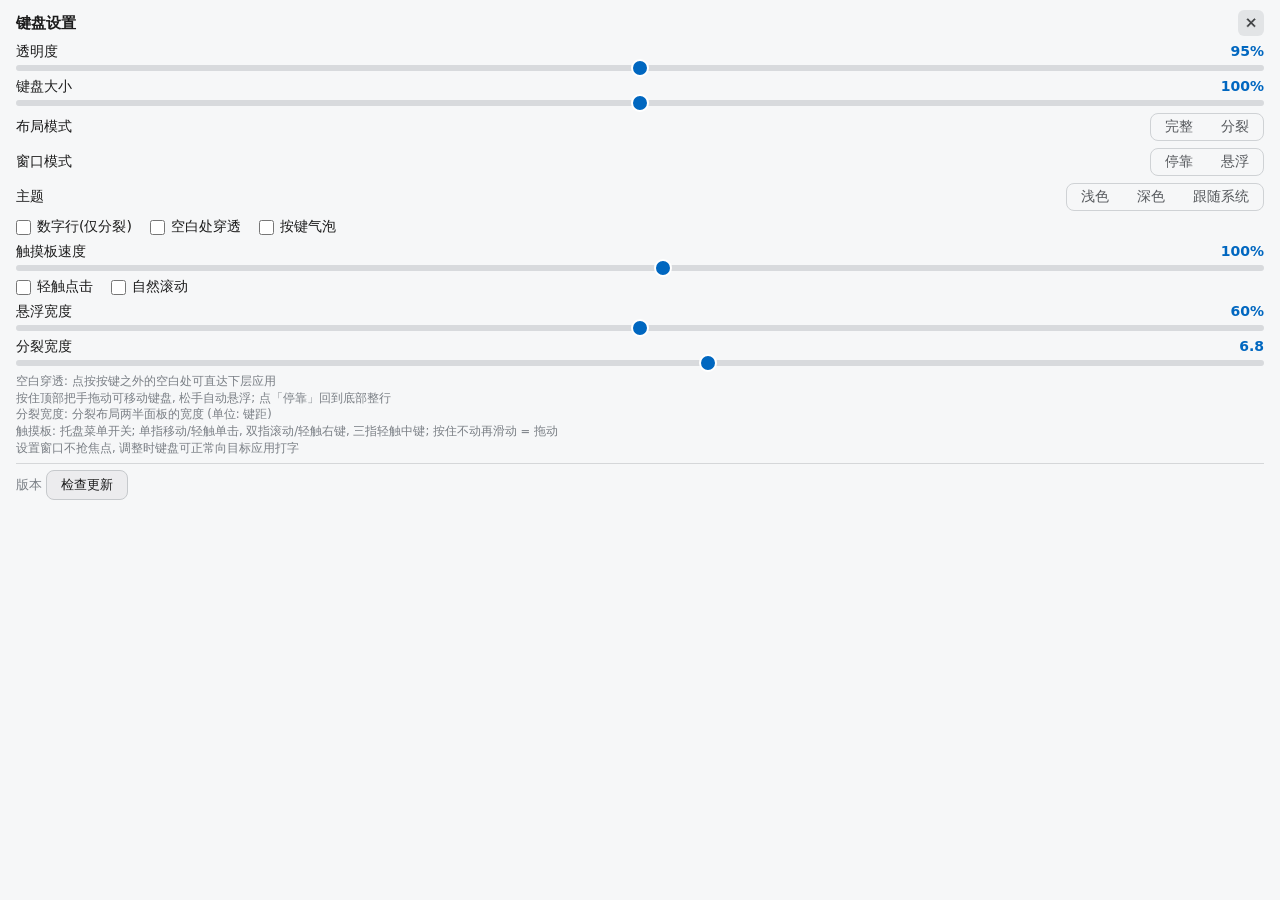
<file: ui/settings.html>
<!doctype html>
<html lang="zh-CN">
<head>
  <meta charset="utf-8">
  <meta name="viewport" content="width=device-width, initial-scale=1, maximum-scale=1, user-scalable=no">
  <title>键盘设置</title>
  <link rel="stylesheet" href="style.css">
</head>
<body class="settings-page">
  <!-- 独立设置窗口: 复用 style.css 的 #settings 样式, 由 body.settings-page 调整为铺满窗口。
       条件显示项 (悬浮宽度/分裂宽度) 必须放在面板底部: 模式切换时它们插入/移除,
       若在按钮中间会把下方控件顶得移位, 下一次点按就落在滑块上 —— 按钮像"失灵" (已踩坑) -->
  <div id="settings" class="settings-root">
    <div class="set-title" id="set-head">
      <span>键盘设置</span>
      <button id="set-close" title="关闭">✕</button>
    </div>
    <label class="set-item">
      <span>透明度 <b id="opacity-val">95%</b></span>
      <input type="range" id="opacity" min="30" max="100" step="5">
    </label>
    <label class="set-item">
      <span>键盘大小 <b id="size-val">100%</b></span>
      <input type="range" id="size" min="70" max="150" step="5">
    </label>
    <div class="set-item set-row">
      <span>布局模式</span>
      <div class="seg">
        <button id="mode-full">完整</button>
        <button id="mode-split">分裂</button>
      </div>
    </div>
    <div class="set-item set-row">
      <span>窗口模式</span>
      <div class="seg">
        <button id="win-dock">停靠</button>
        <button id="win-float">悬浮</button>
      </div>
    </div>
    <div class="set-item set-row">
      <span>主题</span>
      <div class="seg">
        <button id="theme-light">浅色</button>
        <button id="theme-dark">深色</button>
        <button id="theme-auto">跟随系统</button>
      </div>
    </div>
    <div class="set-item set-checks">
      <label id="numrow-item"><input type="checkbox" id="numrow"> 数字行(仅分裂)</label>
      <label><input type="checkbox" id="clickthrough"> 空白处穿透</label>
      <label><input type="checkbox" id="bubble"> 按键气泡</label>
    </div>
    <label class="set-item">
      <span>触摸板速度 <b id="tpspeed-val">100%</b></span>
      <input type="range" id="tpspeed" min="30" max="300" step="10">
    </label>
    <div class="set-item set-checks">
      <label><input type="checkbox" id="tp-tap"> 轻触点击</label>
      <label><input type="checkbox" id="tp-natural"> 自然滚动</label>
    </div>
    <label class="set-item" id="floatw-item">
      <span>悬浮宽度 <b id="floatw-val">60%</b></span>
      <input type="range" id="floatw" min="30" max="90" step="5">
    </label>
    <label class="set-item" id="splitw-item">
      <span>分裂宽度 <b id="splitw-val">6.8</b></span>
      <input type="range" id="splitw" min="50" max="95" step="5">
    </label>
    <div class="set-hint">空白穿透: 点按按键之外的空白处可直达下层应用<br>按住顶部把手拖动可移动键盘, 松手自动悬浮; 点「停靠」回到底部整行<br>分裂宽度: 分裂布局两半面板的宽度 (单位: 键距)<br>触摸板: 托盘菜单开关; 单指移动/轻触单击, 双指滚动/轻触右键, 三指轻触中键; 按住不动再滑动 = 拖动<br>设置窗口不抢焦点, 调整时键盘可正常向目标应用打字</div>
    <!-- 「关于/更新」固定在最底部: 更新卡片为条件显示项, 不得插在控件中间
         (模式切换时条件项插入/移除会把下方控件顶得移位, 已踩坑, 见 AGENTS.md) -->
    <div class="set-about">
      <div class="set-row about-row">
        <span id="about-version">版本</span>
        <button id="check-update" type="button">检查更新</button>
      </div>
      <div id="update-result"></div>
      <div id="update-card" class="hidden">
        <div class="upd-head">发现新版本 <b id="update-version"></b></div>
        <div id="update-notes" class="upd-notes"></div>
        <button id="update-open" type="button" class="primary">查看更新</button>
      </div>
    </div>
  </div>
  <script src="settings.js"></script>
</body>
</html>
</file>
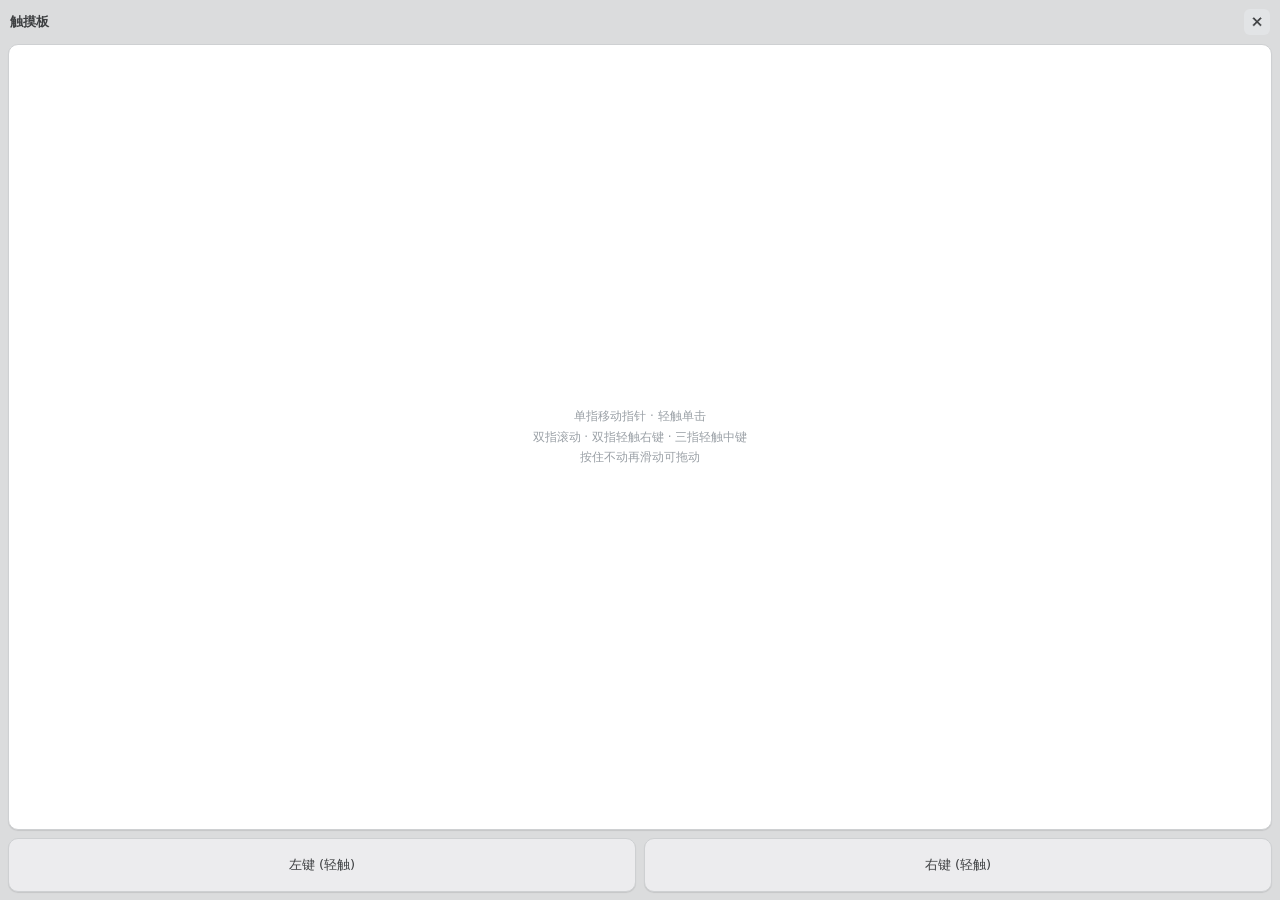
<file: ui/touchpad.html>
<!doctype html>
<html lang="zh-CN">
<head>
  <meta charset="utf-8">
  <meta name="viewport" content="width=device-width, initial-scale=1, maximum-scale=1, user-scalable=no">
  <title>触摸板</title>
  <link rel="stylesheet" href="style.css">
</head>
<body class="tp-page">
  <!-- 屏幕触摸板 (类 Windows 系统触摸板): 触摸表面 + 左右按键。
       手势全部走 touch 事件 (WebKitGTK 真实触摸的可靠路径);
       表面/按键有意忽略鼠标事件 —— 注入的指针事件会落到自家窗口上形成反馈回路。 -->
  <div id="tp">
    <div class="tp-head" id="tp-head">
      <span class="tp-title">触摸板</span>
      <button id="tp-close" title="关闭">✕</button>
    </div>
    <div id="tp-surface">
      <div class="tp-hint">单指移动指针 · 轻触单击<br>双指滚动 · 双指轻触右键 · 三指轻触中键<br>按住不动再滑动可拖动</div>
    </div>
    <div class="tp-buttons">
      <div class="tp-btn" id="tp-btn-l"><span>左键 (轻触)</span></div>
      <div class="tp-btn" id="tp-btn-r"><span>右键 (轻触)</span></div>
    </div>
  </div>
  <div id="banner" class="hidden"></div>
  <script src="touchpad.js"></script>
</body>
</html>
</file>
<file: ui/style.css>
/* 触屏键盘前端样式: Windows 屏幕键盘风格
   浅灰面板 + 白色字符键 + 灰色功能键, 键帽近正方, 顶栏(⚙/把手/✕) + 工具条。
   所有尺寸以 --u 为基准单位 (u = 键距 = 键盘窗口高度 / 5.82, 由后端保证高宽比 0.375),
   悬浮/缩放时整体等比缩放。 */
* { margin: 0; padding: 0; box-sizing: border-box; user-select: none; -webkit-user-select: none; }

html, body {
  background: transparent;
  overflow: hidden;
  height: 100%;
  touch-action: manipulation;
}

body {
  font-family: 'Noto Sans CJK SC', 'WenQuanYi Micro Hei', 'PingFang SC', system-ui, sans-serif;
  color: #1b1b1b;
}

#app {
  --u: calc(var(--kbh, 400px) / 5.82);        /* 基准键距 */
  --gap: calc(var(--u) * 0.13);               /* 键间距 */
  --rad: calc(var(--u) * 0.065);              /* 键帽圆角 */
  --rad-panel: calc(var(--u) * 0.10);         /* 面板圆角 */
  --bg: #dbdcdd;                              /* 面板底色 */
  --key: #ffffff;                             /* 字符键 */
  --mod: #ececee;                             /* 功能键 */
  --line: #ced0d2;                            /* 键边框 / 分隔线 */
  --accent: #0067c0;                          /* 修饰键激活色 (Windows 强调蓝) */
  height: 100%;
  display: flex;
  flex-direction: column;
}

#kb {
  flex: 1;
  min-height: 0;
  display: flex;
  flex-direction: column;
}

/* 分裂模式: 基准单位改由半面板宽度推算 (单位 ≈ 宽/6.8, 上限 76.5px);
   面板宽度 = --u × --su (分裂宽度设置, 键距数 5.0-9.5, 由 JS 写在 #app 上),
   上限 46% 窗宽防止两半重叠。键距只随屏幕宽变化, 与分裂宽度设置无关 */
#kb[data-mode="split"] {
  --u: min(calc(var(--kbw, 1280px) * 0.39 / 6.8), 76.5px, calc(var(--kbw, 1280px) * 0.46 / var(--su, 6.8)));
}

.split-wrap {
  flex: 1;
  min-height: 0;
  display: flex;
  justify-content: space-between;
  gap: var(--gap);
  padding: 0 calc(var(--u) * 0.11) calc(var(--u) * 0.13);
  min-width: 0;
}

/* 分裂面板: 独立圆角面板, 各带小标题栏, 与另一半互不相连 */
.panel.half {
  flex: 0 0 min(calc(var(--u) * var(--su, 6.8)), calc(var(--kbw, 1280px) * 0.46));
  border-radius: var(--rad-panel);
}

.panel.half .titlebar {
  margin: calc(var(--u) * -0.02) calc(var(--u) * -0.11) 0; /* 抵消面板内边距, 铺满面板顶部 */
  padding: 0 calc(var(--u) * 0.11);
  border-radius: var(--rad-panel) var(--rad-panel) 0 0;
}

.panel {
  flex: 1;
  min-width: 0;
  min-height: 0;
  display: flex;
  flex-direction: column;
  gap: var(--gap);
  padding: calc(var(--u) * 0.02) calc(var(--u) * 0.11) calc(var(--u) * 0.13);
  background: var(--bg);
  border-radius: 0 0 var(--rad-panel) var(--rad-panel);
}

/* ---- 顶栏 (Windows 风格): ⚙ | 拖动把手 | ✕ ---- */
.titlebar {
  flex: 0 0 calc(var(--u) * 0.55);
  display: flex;
  align-items: center;
  gap: var(--gap);
  padding: 0 calc(var(--u) * 0.11); /* 与面板内边距一致, ⚙/✕ 与键列对齐 */
  background: var(--bg);
  border-radius: var(--rad-panel) var(--rad-panel) 0 0;
  border-bottom: 1px solid var(--line);
}

/* ---- 工具条: 布局/窗口模式快捷键 + 弹簧把手(空白处可拖动) ---- */
.toolbar {
  flex: 0 0 calc(var(--u) * 0.49);
  display: flex;
  align-items: center;
  gap: var(--gap);
  padding: 0 calc(var(--u) * 0.11) calc(var(--u) * 0.04);
  background: var(--bg);
}

/* 顶栏/工具条图标按钮 */
.key.tbtn {
  flex: 0 0 auto;
  width: calc(var(--u) * 0.46);
  height: calc(var(--u) * 0.42);
  display: flex;
  align-items: center;
  justify-content: center;
  background: transparent;
  border: none;
  box-shadow: none;
  border-radius: var(--rad);
  color: #3d3f41;
  font-size: calc(var(--u) * 0.26);
}

.key.tbtn.wide {
  width: auto;
  padding: 0 calc(var(--u) * 0.20);
  font-size: calc(var(--u) * 0.19);
}

.key.tbtn.pressing { background: rgba(0, 0, 0, 0.10); filter: none; transform: none; }

/* 拖动把手: 透明可点区 + 居中短横条 (Windows 把手样式), 按住由 Rust 端全局光标跟随 */
.grip {
  flex: 1 1 0;
  min-width: calc(var(--u) * 0.5);
  align-self: stretch;
  position: relative;
}

.grip::after {
  content: "";
  position: absolute;
  left: 50%;
  top: 50%;
  width: calc(var(--u) * 0.78);
  height: max(3px, calc(var(--u) * 0.045));
  transform: translate(-50%, -50%);
  border-radius: 99px;
  background: #797979;
}

.grip.pressing::after { background: #3d3f41; }

/* 工具条弹簧把手只保留拖动功能, 不画横条 (顶栏已有把手, 避免视觉重复) */
.toolbar .grip::after { content: none; }

.row {
  flex: 1 1 0;
  min-height: 0;
  display: flex;
}

/* 数字/符号首行: Windows 为 0.68 倍矮行 */
.row.row-nums { flex: 0.68 1 0; }

.key {
  background: var(--key);
  color: #1b1b1b;
  border: 1px solid var(--line);
  border-radius: var(--rad);
  box-shadow: 0 1px 1px rgba(0, 0, 0, 0.10);
  display: flex;
  align-items: center;
  justify-content: center;
  font-size: calc(var(--u) * 0.24);
  font-weight: 400;
  overflow: hidden;
  white-space: nowrap;
  -webkit-user-drag: none;
  transition: transform .05s, filter .05s;
}

/* 步距模型: 键占位 = 权重/总权重 × 行宽, 键间隔含在步距内 (末键吸收),
   累计权重相同的键边界跨行像素级对齐 (如 ↑ 与 ↓ 同列) */
.row .key {
  flex: none;
  width: calc((100% / var(--total)) * var(--w, 1) - var(--gap));
  margin-right: var(--gap);
}

.row .key:last-child {
  margin-right: 0;
  width: calc((100% / var(--total)) * var(--w, 1));
}

.key.mod { background: var(--mod); }

.key.pressing {
  filter: brightness(0.90);
  transform: scale(0.985);
}

/* 一次性修饰键激活态: Windows 强调蓝 */
.key.armed {
  background: var(--accent);
  border-color: var(--accent);
  color: #fff;
}

.key.locked {
  background: #005ba1;
  border-color: #005ba1;
  color: #fff;
}

/* ---- 「开始」键: 系统图标 (无则 Linux 企鹅 SVG, fill=currentColor 随主题变色) ---- */
.start-ic {
  display: flex;
  align-items: center;
  justify-content: center;
  line-height: 0;
}

.start-ic svg,
.start-img {
  width: calc(var(--u) * 0.42);
  height: calc(var(--u) * 0.42);
  pointer-events: none;
}

/* 系统图标多为深色单色位图, 深色主题下反相并保持色相 */
html.dark .start-img { filter: invert(1) hue-rotate(180deg); }

/* 上档符号双行键帽: 上为 shift 字符, 下为主字符; shift/caps 激活时高亮上档 */
.key.dual { flex-direction: column; line-height: 1.12; }

.key.dual .sup {
  font-size: calc(var(--u) * 0.165);
  opacity: 0.8;
  font-weight: 400;
}

.key.dual .main { font-size: calc(var(--u) * 0.24); }

.shift-on .key.dual .sup {
  color: var(--accent);
  opacity: 1;
  font-weight: 600;
}

/* ---- 按键气泡: 手指遮挡键帽时在按键上方放大显示所按内容 ----
   挂在 #app 下 (position:fixed), 不随键区整树重绘, 不并入键盘透明度。
   配色=键帽配色 (--key/--line 随主题切换: 浅色白底描边, 深色灰底浅字),
   箭头 background:inherit 自动跟随 */
.kb-bubble {
  position: fixed;
  z-index: 90;
  pointer-events: none;
  transform: translate(-50%, -100%);
  min-width: calc(var(--u) * 1.6);
  height: calc(var(--u) * 1.45);
  padding: 0 calc(var(--u) * 0.25);
  display: flex;
  align-items: center;
  justify-content: center;
  background: var(--key);
  color: #1b1b1b;
  border: 1px solid var(--line);
  border-radius: calc(var(--u) * 0.12);
  font-size: calc(var(--u) * 0.58);
  font-weight: 500;
  line-height: 1;
  white-space: nowrap;
  box-shadow: 0 2px 10px rgba(0, 0, 0, 0.25);
  opacity: 1;
  transition: opacity .12s;
}

/* 指向箭头: 旋转 45° 的小方块, 背景色继承气泡, 描边只留朝下的两边 */
.kb-bubble::after {
  content: "";
  position: absolute;
  top: 100%;
  left: 50%;
  width: calc(var(--u) * 0.16);
  height: calc(var(--u) * 0.16);
  transform: translate(-50%, -50%) rotate(45deg);
  background: inherit;
  border-right: 1px solid var(--line);
  border-bottom: 1px solid var(--line);
}

/* 多字符标签 (Esc/Tab/Caps/Shift/空格 等) 用小号字 */
.kb-bubble.small {
  font-size: calc(var(--u) * 0.27);
  font-weight: 600;
  letter-spacing: 0.02em;
}

.kb-bubble.fade { opacity: 0; }

#banner {
  position: absolute;
  top: 8px;
  left: 50%;
  transform: translateX(-50%);
  background: rgba(196, 43, 28, 0.95);
  color: #fff;
  font-size: 13px;
  padding: 6px 14px;
  border-radius: 8px;
  z-index: 99;
  max-width: 90%;
}

.hidden { display: none !important; }

/* ---- 设置窗口 (独立窗体 settings.html; 保持不透明, 勿并入键盘透明度) ---- */

#settings {
  position: absolute;
  top: 4%;
  bottom: 4%;
  left: 50%;
  transform: translateX(-50%);
  width: min(400px, 94%);
  background: #f6f7f8;
  border-radius: 12px;
  padding: 10px 16px;
  display: flex;
  flex-direction: column;
  gap: 7px;
  color: #1b1b1b;
  z-index: 50;
  box-shadow: 0 8px 30px rgba(0, 0, 0, 0.30);
  border: 1px solid #d5d7d9;
  font-size: 14px;
  user-select: none;
  overflow-y: auto;
}

/* 设置窗口页面: 面板铺满整个窗口 (窗口本身即设置面板) */
body.settings-page {
  background: #f6f7f8;
}

body.settings-page #settings {
  position: absolute;
  inset: 0;
  top: 0;
  bottom: 0;
  left: 0;
  transform: none;
  width: 100%;
  border-radius: 0;
  box-shadow: none;
  border: none;
}

.set-title {
  display: flex;
  justify-content: space-between;
  align-items: center;
  font-size: 15px;
  font-weight: 700;
  flex: 0 0 auto;
  cursor: default; /* 标题栏空白处按住可拖动窗口 */
  touch-action: none;
}

#set-close,
#tp-close {
  background: #e2e4e6;
  color: #3d3f41;
  border: none;
  border-radius: 6px;
  width: 26px;
  height: 26px;
  cursor: pointer;
  font-size: 13px;
}

.set-item { display: flex; flex-direction: column; gap: 4px; flex: 0 0 auto; }
.set-item span { display: flex; justify-content: space-between; }
.set-item b { color: var(--accent, #0067c0); font-weight: 600; }

input[type="range"] {
  -webkit-appearance: none;
  height: 6px;
  border-radius: 3px;
  background: #d8dadd;
  outline: none;
}

input[type="range"]::-webkit-slider-thumb {
  -webkit-appearance: none;
  width: 18px;
  height: 18px;
  border-radius: 50%;
  background: #0067c0;
  border: 2px solid #fff;
  cursor: pointer;
}

.set-row { flex-direction: row; align-items: center; justify-content: space-between; }

.seg { display: flex; border-radius: 8px; overflow: hidden; border: 1px solid #cfd2d5; }

.seg button {
  background: transparent;
  color: #55585c;
  border: none;
  padding: 4px 14px;
  cursor: pointer;
  font-size: 14px;
}

.seg button.active { background: #0067c0; color: #fff; font-weight: 700; }

.set-checks { flex-direction: row; flex-wrap: wrap; gap: 8px 18px; align-items: center; }
.set-checks label { display: flex; align-items: center; gap: 6px; cursor: pointer; }
.set-checks input { width: 15px; height: 15px; accent-color: #0067c0; }

.set-hint { font-size: 11.5px; color: #7a7f85; line-height: 1.45; }

/* ---- 关于 / 新版本检测 (设置窗口底部; 更新卡片为条件显示项, 依布局铁律放最底) ---- */
.set-about { flex: 0 0 auto; padding-top: 6px; border-top: 1px solid #d5d7d9; }
.about-row { justify-content: space-between; align-items: center; }
.about-row span { color: #7a7f85; font-size: 12.5px; }
.set-about button {
  background: #ececee;
  color: #1b1b1b;
  border: 1px solid #c6c9cc;
  border-radius: 8px;
  padding: 5px 14px;
  font-size: 13px;
  cursor: pointer;
}
.set-about button.primary { background: #0067c0; border-color: #0067c0; color: #fff; font-weight: 600; }
.set-about button:active { filter: brightness(0.92); }
#update-result { font-size: 12px; color: #7a7f85; }
#update-card {
  margin-top: 6px;
  padding: 8px 10px;
  border: 1px solid #0067c0;
  border-radius: 10px;
  background: #eef4fa;
  display: flex;
  flex-direction: column;
  gap: 6px;
  align-items: flex-start;
}
.upd-head { font-size: 13px; }
.upd-head b { color: #0067c0; }
.upd-notes {
  font-size: 11.5px;
  color: #55585c;
  line-height: 1.4;
  max-height: 72px;
  overflow-y: auto;
  white-space: pre-line;
  align-self: stretch;
}

/* 键盘页 ⚙ 角标: 检测到新版本时的红点提示 (update-available 事件) */
.key.tbtn.upd { position: relative; }
.key.tbtn.upd::after {
  content: '';
  position: absolute;
  top: 3px;
  right: 3px;
  width: 7px;
  height: 7px;
  border-radius: 50%;
  background: #e5484d;
}

/* ---- 深色主题 (html.dark): Windows 深色屏幕键盘风格 ----
   面板深灰、键帽中灰、强调色提亮为 #4cc2ff; 设置窗口一并适配 */

html.dark body { color: #f1f1f2; }

html.dark #app {
  --bg: #26262a;      /* 面板底色 */
  --key: #3a3a3f;     /* 字符键 */
  --mod: #303035;     /* 功能键 */
  --line: #1b1b1f;    /* 键边框 */
  --accent: #4cc2ff;  /* 修饰键激活色 (Windows 深色强调蓝) */
}

html.dark .key {
  color: #f1f1f2;
  box-shadow: 0 1px 1px rgba(0, 0, 0, 0.45);
}

html.dark .key.armed { color: #101418; }

html.dark .key.locked {
  background: #2f97d6;
  border-color: #2f97d6;
  color: #101418;
}

html.dark .key.pressing { filter: brightness(1.35); }

html.dark .key.tbtn { color: #c8c8cc; }

html.dark .grip::after { background: #8a8a8f; }

html.dark .grip.pressing::after { background: #c8c8cc; }

html.dark .key.tbtn.pressing { background: rgba(255, 255, 255, 0.14); }

/* 设置窗口深色 */
html.dark body.settings-page { background: #26262a; }

html.dark #settings {
  background: #26262a;
  color: #e8e8ea;
  border-color: #17171a;
}

html.dark #set-close,
html.dark #tp-close { background: #3a3a3f; color: #c8c8cc; }

html.dark .seg { border-color: #17171a; }

html.dark .seg button { color: #b9bcc0; }

html.dark .seg button.active {
  background: #4cc2ff;
  color: #101418;
}

html.dark input[type="range"] { background: #4a4a50; }

html.dark input[type="range"]::-webkit-slider-thumb {
  background: #4cc2ff;
  border-color: #26262a;
}

html.dark .set-item b { color: #4cc2ff; }

html.dark .set-checks input { accent-color: #4cc2ff; }

html.dark .set-hint { color: #9a9ea4; }

/* 关于/更新深色 */
html.dark .set-about { border-top-color: #17171a; }
html.dark .about-row span,
html.dark #update-result { color: #9a9ea4; }
html.dark .set-about button { background: #3a3a3f; color: #e8e8ea; border-color: #17171a; }
html.dark .set-about button.primary { background: #4cc2ff; border-color: #4cc2ff; color: #101418; }
html.dark #update-card { background: #2a3038; border-color: #2f97d6; }
html.dark .upd-head b { color: #4cc2ff; }
html.dark .upd-notes { color: #b9bcc0; }

/* 气泡深色: 底色/描边已随 --key/--line 变为键帽配色, 只需文字提亮、加深投影 */
html.dark .kb-bubble {
  color: #f1f1f2;
  box-shadow: 0 2px 14px rgba(0, 0, 0, 0.6);
}

/* ---- 屏幕触摸板窗口 (touchpad.html; 类 Windows 系统触摸板, 配色随主题) ---- */

#tp {
  --bg: #dbdcdd;
  --key: #ffffff;
  --mod: #ececee;
  --line: #ced0d2;
  --accent: #0067c0;
  height: 100%;
  display: flex;
  flex-direction: column;
  gap: 8px;
  padding: 8px;
  background: var(--bg);
}

html.dark #tp {
  --bg: #26262a;
  --key: #3a3a3f;
  --mod: #303035;
  --line: #1b1b1f;
  --accent: #4cc2ff;
}

body.tp-page { background: #dbdcdd; }

/* 手势期间隐藏光标: mutter 把光标"胶"在手指上 (鬼影落在板内), 隐藏之;
   仅手势进行中 (html.gesturing), 平时光标正常显示 —— 抬手后后端伺服拉回 V。
   不能永久隐藏: 若回位失效, 光标会停在板上不可见 (已踩坑) */
html.gesturing body.tp-page, html.gesturing body.tp-page * { cursor: none !important; }

html.dark body.tp-page { background: #26262a; }

.tp-head {
  flex: 0 0 28px;
  display: flex;
  justify-content: space-between;
  align-items: center;
  padding: 0 2px;
  color: #3d3f41;
  cursor: default; /* 顶栏空白处按住可拖动窗口 */
  touch-action: none;
}

.tp-title { font-size: 13px; font-weight: 700; }

html.dark .tp-head { color: #c8c8cc; }

/* 触摸表面: 手势全自管 (touch-action:none), 触摸中描边提亮反馈 */
#tp-surface {
  flex: 1 1 0;
  min-height: 0;
  background: var(--key);
  border: 1px solid var(--line);
  border-radius: 10px;
  display: flex;
  align-items: center;
  justify-content: center;
  touch-action: none;
  box-shadow: 0 1px 1px rgba(0, 0, 0, 0.10);
  transition: border-color .08s;
}

#tp-surface.touching { border-color: var(--accent); }

/* 长按进入拖动态: 描边加粗提示 (左键按住中) */
#tp-surface.dragging { border-width: 2px; }

.tp-hint {
  pointer-events: none;
  text-align: center;
  font-size: 12px;
  color: #9aa0a6;
  line-height: 1.7;
}

html.dark #tp-surface { box-shadow: 0 1px 1px rgba(0, 0, 0, 0.45); }

html.dark .tp-hint { color: #7c8188; }

.tp-buttons {
  flex: 0 0 54px;
  display: flex;
  gap: 8px;
}

.tp-btn {
  flex: 1;
  background: var(--mod);
  border: 1px solid var(--line);
  border-radius: 10px;
  display: flex;
  align-items: center;
  justify-content: center;
  color: #3d3f41;
  font-size: 13px;
  box-shadow: 0 1px 1px rgba(0, 0, 0, 0.10);
  touch-action: none;
  transition: filter .05s, transform .05s;
}

html.dark .tp-btn {
  color: #e8e8ea;
  box-shadow: 0 1px 1px rgba(0, 0, 0, 0.45);
}

.tp-btn.pressing { filter: brightness(0.92); transform: scale(0.99); }

html.dark .tp-btn.pressing { filter: brightness(1.35); }
</file>
